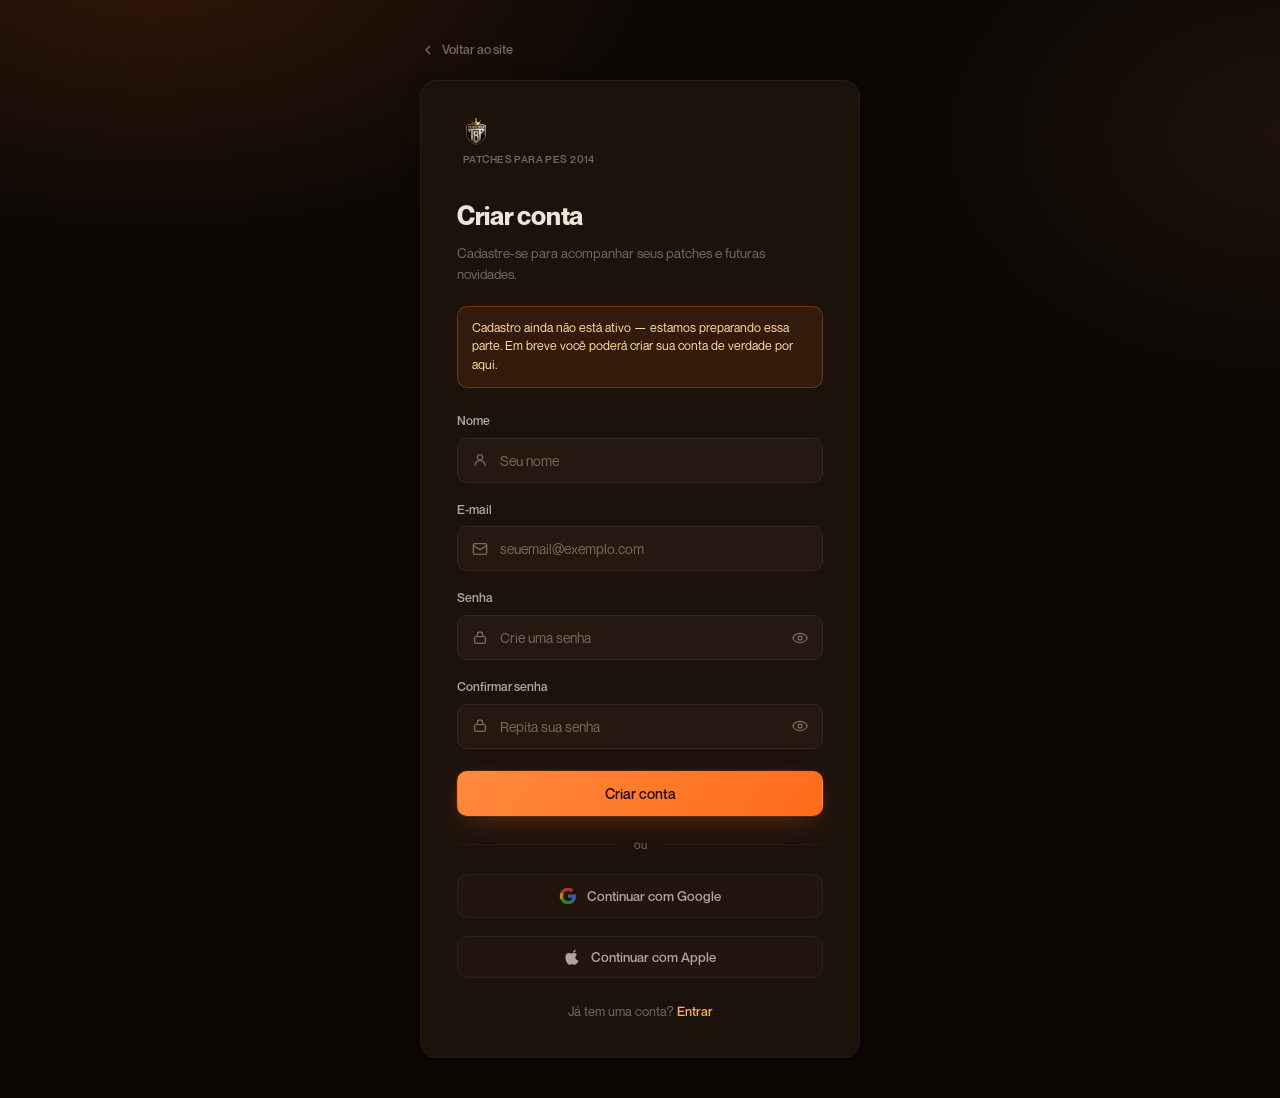
<file: cadastro.html>
<!DOCTYPE html>
<html lang="pt-BR">
<head>
<meta charset="UTF-8">
<meta name="viewport" content="width=device-width, initial-scale=1.0">
<title>Criar conta — THE BEST PATCH PSP</title>
<link rel="icon" href="data:image/svg+xml,<svg xmlns=%22http://www.w3.org/2000/svg%22 viewBox=%220 0 100 100%22><rect width=%22100%22 height=%22100%22 rx=%2222%22 fill=%22%230A0705%22/><text x=%2250%22 y=%2266%22 font-size=%2255%22 font-family=%22Arial%22 font-weight=%22900%22 fill=%22%23FF6B1A%22 text-anchor=%22middle%22>G</text></svg>">
<link rel="stylesheet" href="styles.css">
<link rel="stylesheet" href="auth.css">
</head>
<body class="auth-body">

<div class="bg-glow"></div>

<div class="auth-shell">
  <a href="index.html" class="auth-back-link">
    <svg viewBox="0 0 24 24" width="16" height="16" fill="none" stroke="currentColor" stroke-width="2.2"><path d="M15 18l-6-6 6-6"/></svg>
    Voltar ao site
  </a>

  <div class="auth-card">
    <div class="brand" style="margin-bottom:28px;">
      <img src="assets/img/logo-gmpes.png" alt="THE BEST PATCH PSP" class="brand-logo-img">
      <span class="brand-tag">PATCHES PARA PES 2014</span>
    </div>

    <h1 class="auth-title">Criar conta</h1>
    <p class="auth-subtitle">Cadastre-se para acompanhar seus patches e futuras novidades.</p>

    <div class="auth-notice">
      Cadastro ainda não está ativo — estamos preparando essa parte. Em breve você poderá criar sua conta de verdade por aqui.
    </div>

    <form class="auth-form" id="signupForm">
      <label class="auth-field">
        <span>Nome</span>
        <div class="auth-input-wrap">
          <svg viewBox="0 0 24 24" width="16" height="16" fill="none" stroke="currentColor" stroke-width="2"><circle cx="12" cy="8" r="4"/><path d="M4 21a8 8 0 0 1 16 0"/></svg>
          <input type="text" id="signupName" placeholder="Seu nome" autocomplete="name">
        </div>
      </label>

      <label class="auth-field">
        <span>E-mail</span>
        <div class="auth-input-wrap">
          <svg viewBox="0 0 24 24" width="16" height="16" fill="none" stroke="currentColor" stroke-width="2"><rect x="2" y="4" width="20" height="16" rx="2"/><path d="m2 7 10 6 10-6"/></svg>
          <input type="email" id="signupEmail" placeholder="seuemail@exemplo.com" autocomplete="email">
        </div>
      </label>

      <label class="auth-field">
        <span>Senha</span>
        <div class="auth-input-wrap">
          <svg viewBox="0 0 24 24" width="16" height="16" fill="none" stroke="currentColor" stroke-width="2"><rect x="4" y="10" width="16" height="10" rx="2"/><path d="M8 10V7a4 4 0 0 1 8 0v3"/></svg>
          <input type="password" id="signupPassword" placeholder="Crie uma senha" autocomplete="new-password">
          <button type="button" class="auth-toggle-visibility" data-target="signupPassword" aria-label="Mostrar senha">
            <svg viewBox="0 0 24 24" width="16" height="16" fill="none" stroke="currentColor" stroke-width="2"><path d="M1 12s4-7 11-7 11 7 11 7-4 7-11 7-11-7-11-7Z"/><circle cx="12" cy="12" r="3"/></svg>
          </button>
        </div>
      </label>

      <label class="auth-field">
        <span>Confirmar senha</span>
        <div class="auth-input-wrap">
          <svg viewBox="0 0 24 24" width="16" height="16" fill="none" stroke="currentColor" stroke-width="2"><rect x="4" y="10" width="16" height="10" rx="2"/><path d="M8 10V7a4 4 0 0 1 8 0v3"/></svg>
          <input type="password" id="signupPasswordConfirm" placeholder="Repita sua senha" autocomplete="new-password">
          <button type="button" class="auth-toggle-visibility" data-target="signupPasswordConfirm" aria-label="Mostrar senha">
            <svg viewBox="0 0 24 24" width="16" height="16" fill="none" stroke="currentColor" stroke-width="2"><path d="M1 12s4-7 11-7 11 7 11 7-4 7-11 7-11-7-11-7Z"/><circle cx="12" cy="12" r="3"/></svg>
          </button>
        </div>
      </label>

      <button type="submit" class="btn btn-primary auth-submit-btn">Criar conta</button>

      <div class="auth-divider"><span>ou</span></div>

      <button type="button" class="auth-social-btn" disabled>
        <svg viewBox="0 0 24 24" width="18" height="18"><path fill="#4285F4" d="M22.56 12.25c0-.78-.07-1.53-.2-2.25H12v4.26h5.92a5.06 5.06 0 0 1-2.2 3.32v2.77h3.57c2.08-1.92 3.28-4.74 3.28-8.1Z"/><path fill="#34A853" d="M12 23c2.97 0 5.46-.98 7.28-2.66l-3.57-2.77c-.99.66-2.25 1.06-3.71 1.06-2.86 0-5.29-1.93-6.16-4.53H2.18v2.85A11 11 0 0 0 12 23Z"/><path fill="#FBBC05" d="M5.84 14.09A6.6 6.6 0 0 1 5.5 12c0-.73.13-1.43.34-2.09V7.06H2.18A11 11 0 0 0 1 12c0 1.78.43 3.46 1.18 4.94l3.66-2.85Z"/><path fill="#EA4335" d="M12 5.38c1.62 0 3.06.56 4.21 1.64l3.15-3.15C17.45 2.09 14.97 1 12 1a11 11 0 0 0-9.82 6.06l3.66 2.85c.87-2.6 3.3-4.53 6.16-4.53Z"/></svg>
        Continuar com Google
      </button>
      <button type="button" class="auth-social-btn" disabled>
        <svg viewBox="0 0 24 24" width="16" height="16" fill="currentColor"><path d="M16.365 1.43c0 1.14-.415 2.07-1.246 2.79-.933.833-2.056 1.284-3.056 1.216-.126-1.075.42-2.207 1.212-2.94.86-.797 2.336-1.402 3.09-1.066ZM20.24 17.53c-.53 1.226-.78 1.77-1.464 2.85-.955 1.51-2.304 3.39-3.973 3.404-1.483.014-1.865-.964-3.877-.953-2.013.011-2.435.97-3.918.956-1.67-.017-2.945-1.712-3.9-3.222C.93 17.44-.14 12.34 1.393 9.038c.792-1.71 2.226-2.897 3.777-2.911 1.484-.014 2.882 1 3.878 1 .995 0 2.708-1.237 4.567-1.056.777.033 2.96.315 4.36 2.373-3.55 1.95-2.99 6.6-.176 8.087Z"/></svg>
        Continuar com Apple
      </button>
    </form>

    <p class="auth-switch">Já tem uma conta? <a href="login.html">Entrar</a></p>
  </div>
</div>

<script src="auth.js"></script>
</body>
</html>
</file>
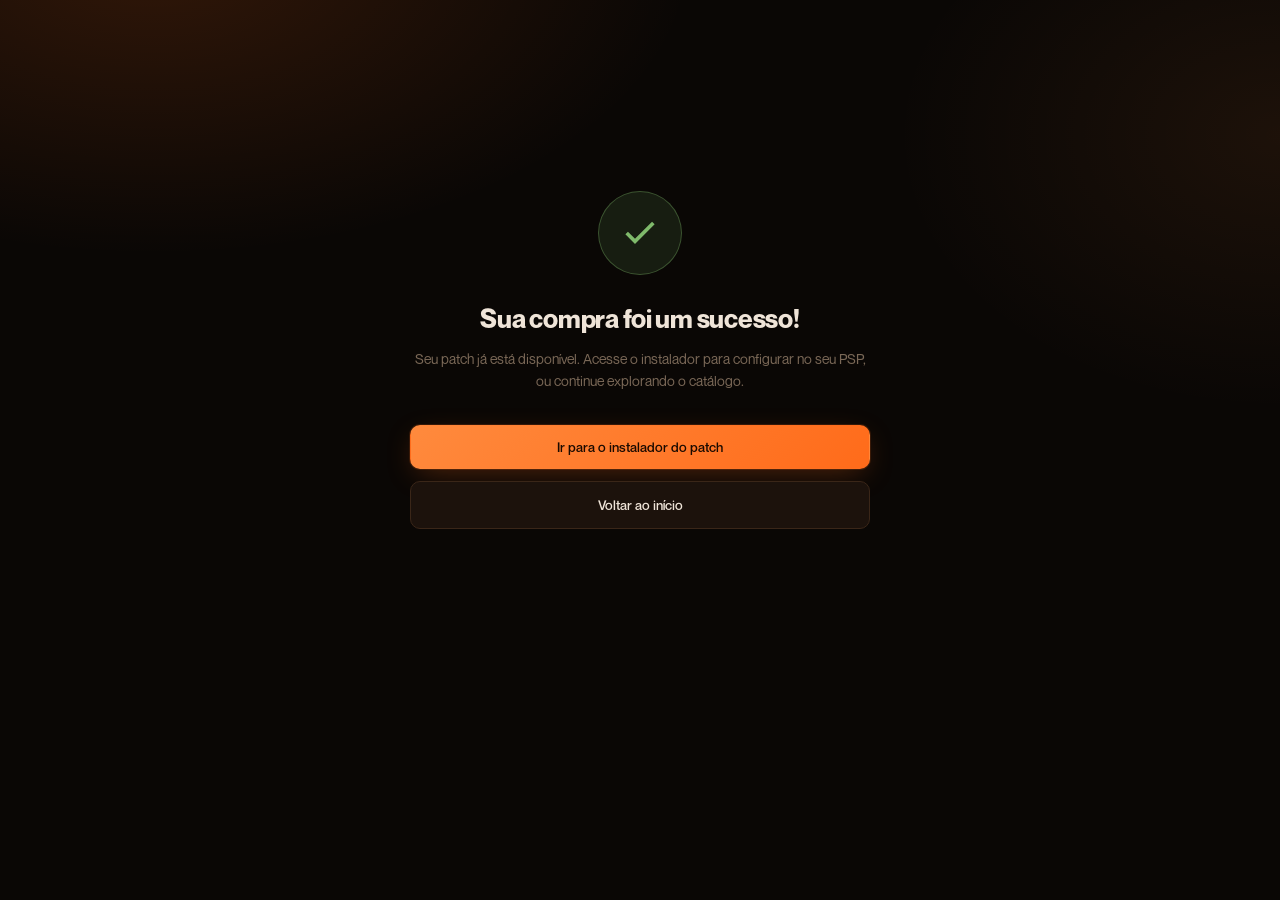
<file: confirmacao.html>
<!DOCTYPE html>
<html lang="pt-BR">
<head>
<meta charset="UTF-8">
<meta name="viewport" content="width=device-width, initial-scale=1.0">
<title>Compra confirmada — THE BEST PATCH PSP</title>
<link rel="icon" href="data:image/svg+xml,<svg xmlns=%22http://www.w3.org/2000/svg%22 viewBox=%220 0 100 100%22><rect width=%22100%22 height=%22100%22 rx=%2222%22 fill=%22%230A0705%22/><text x=%2250%22 y=%2266%22 font-size=%2255%22 font-family=%22Arial%22 font-weight=%22900%22 fill=%22%23FF6B1A%22 text-anchor=%22middle%22>G</text></svg>">
<link rel="stylesheet" href="styles.css">
<link rel="stylesheet" href="cart-pages.css">
</head>
<body>

<div class="bg-glow"></div>

<div class="confirmation-page">
  <div class="confirmation-card">
    <div class="confirmation-icon">
      <svg viewBox="0 0 24 24" fill="none" stroke="currentColor" stroke-width="2.2"><path d="M20 6 9 17l-5-5"/></svg>
    </div>
    <h1 class="confirmation-title">Sua compra foi um sucesso!</h1>
    <p class="confirmation-desc">Seu patch já está disponível. Acesse o instalador para configurar no seu PSP, ou continue explorando o catálogo.</p>
    <div class="confirmation-actions">
      <button class="btn btn-primary" id="installerBtn">Ir para o instalador do patch</button>
      <a href="index.html#inicio" class="btn btn-ghost">Voltar ao início</a>
    </div>
  </div>
</div>

<script>
document.getElementById("installerBtn").addEventListener("click", () => {
  alert("O instalador do GMP Gameport ainda está em desenvolvimento. Em breve você poderá instalar seus patches por aqui.");
});
</script>
</body>
</html>
</file>
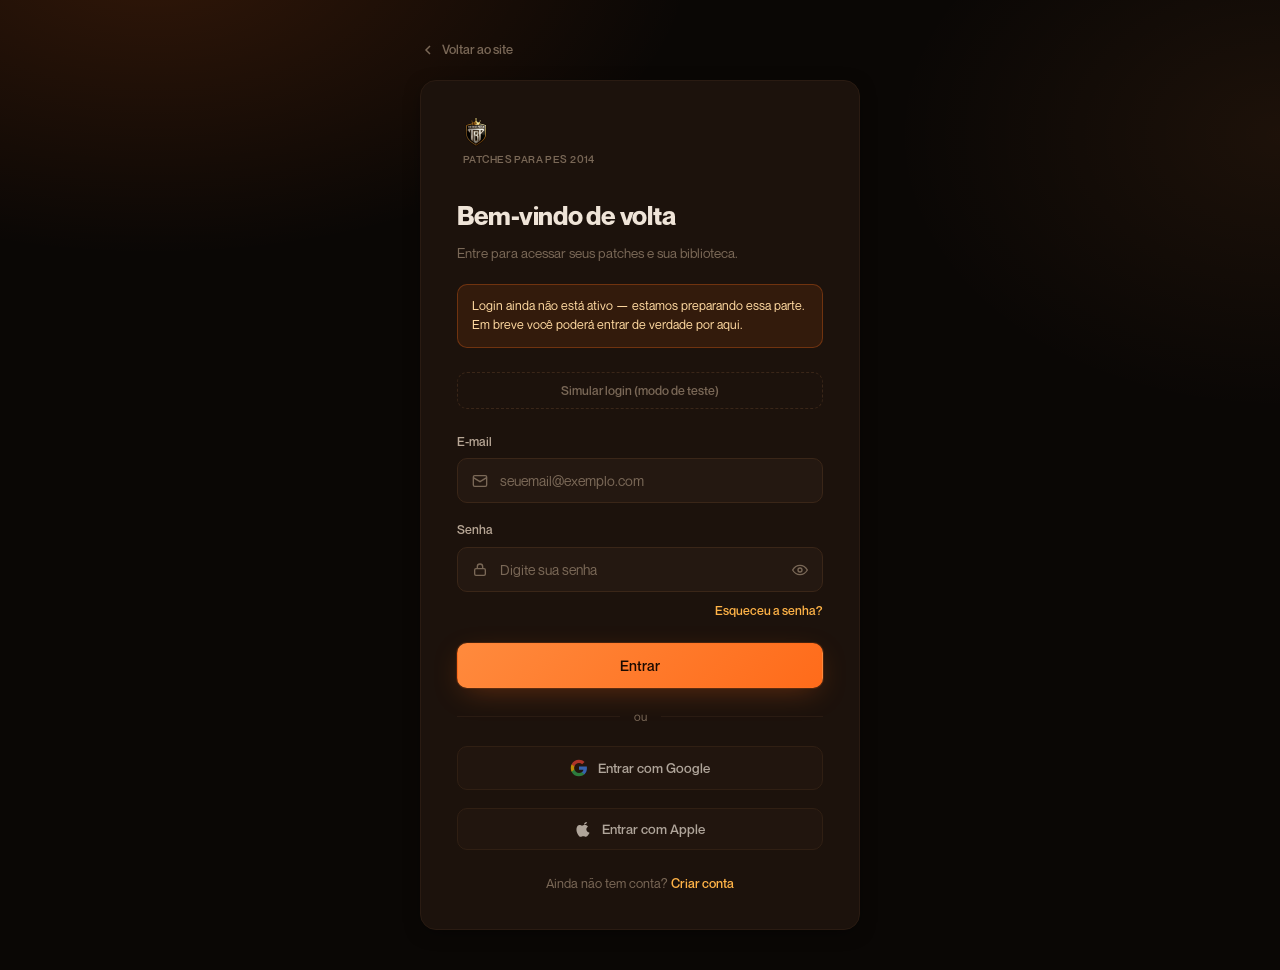
<file: login.html>
<!DOCTYPE html>
<html lang="pt-BR">
<head>
<meta charset="UTF-8">
<meta name="viewport" content="width=device-width, initial-scale=1.0">
<title>Entrar — THE BEST PATCH PSP</title>
<link rel="icon" href="data:image/svg+xml,<svg xmlns=%22http://www.w3.org/2000/svg%22 viewBox=%220 0 100 100%22><rect width=%22100%22 height=%22100%22 rx=%2222%22 fill=%22%230A0705%22/><text x=%2250%22 y=%2266%22 font-size=%2255%22 font-family=%22Arial%22 font-weight=%22900%22 fill=%22%23FF6B1A%22 text-anchor=%22middle%22>G</text></svg>">
<link rel="stylesheet" href="styles.css">
<link rel="stylesheet" href="auth.css">
</head>
<body class="auth-body">

<div class="bg-glow"></div>

<div class="auth-shell">
  <a href="index.html" class="auth-back-link">
    <svg viewBox="0 0 24 24" width="16" height="16" fill="none" stroke="currentColor" stroke-width="2.2"><path d="M15 18l-6-6 6-6"/></svg>
    Voltar ao site
  </a>

  <div class="auth-card">
    <div class="brand" style="margin-bottom:28px;">
      <img src="assets/img/logo-gmpes.png" alt="THE BEST PATCH PSP" class="brand-logo-img">
      <span class="brand-tag">PATCHES PARA PES 2014</span>
    </div>

    <h1 class="auth-title">Bem-vindo de volta</h1>
    <p class="auth-subtitle">Entre para acessar seus patches e sua biblioteca.</p>

    <div class="auth-notice">
      Login ainda não está ativo — estamos preparando essa parte. Em breve você poderá entrar de verdade por aqui.
    </div>

    <button type="button" class="btn btn-ghost auth-dev-btn" id="devLoginBtn">
      Simular login (modo de teste)
    </button>

    <form class="auth-form" id="loginForm">
      <label class="auth-field">
        <span>E-mail</span>
        <div class="auth-input-wrap">
          <svg viewBox="0 0 24 24" width="16" height="16" fill="none" stroke="currentColor" stroke-width="2"><rect x="2" y="4" width="20" height="16" rx="2"/><path d="m2 7 10 6 10-6"/></svg>
          <input type="email" id="loginEmail" placeholder="seuemail@exemplo.com" autocomplete="email">
        </div>
      </label>

      <label class="auth-field">
        <span>Senha</span>
        <div class="auth-input-wrap">
          <svg viewBox="0 0 24 24" width="16" height="16" fill="none" stroke="currentColor" stroke-width="2"><rect x="4" y="10" width="16" height="10" rx="2"/><path d="M8 10V7a4 4 0 0 1 8 0v3"/></svg>
          <input type="password" id="loginPassword" placeholder="Digite sua senha" autocomplete="current-password">
          <button type="button" class="auth-toggle-visibility" data-target="loginPassword" aria-label="Mostrar senha">
            <svg viewBox="0 0 24 24" width="16" height="16" fill="none" stroke="currentColor" stroke-width="2"><path d="M1 12s4-7 11-7 11 7 11 7-4 7-11 7-11-7-11-7Z"/><circle cx="12" cy="12" r="3"/></svg>
          </button>
        </div>
      </label>

      <a href="#" class="auth-forgot-link">Esqueceu a senha?</a>

      <button type="submit" class="btn btn-primary auth-submit-btn">Entrar</button>

      <div class="auth-divider"><span>ou</span></div>

      <button type="button" class="auth-social-btn" disabled>
        <svg viewBox="0 0 24 24" width="18" height="18"><path fill="#4285F4" d="M22.56 12.25c0-.78-.07-1.53-.2-2.25H12v4.26h5.92a5.06 5.06 0 0 1-2.2 3.32v2.77h3.57c2.08-1.92 3.28-4.74 3.28-8.1Z"/><path fill="#34A853" d="M12 23c2.97 0 5.46-.98 7.28-2.66l-3.57-2.77c-.99.66-2.25 1.06-3.71 1.06-2.86 0-5.29-1.93-6.16-4.53H2.18v2.85A11 11 0 0 0 12 23Z"/><path fill="#FBBC05" d="M5.84 14.09A6.6 6.6 0 0 1 5.5 12c0-.73.13-1.43.34-2.09V7.06H2.18A11 11 0 0 0 1 12c0 1.78.43 3.46 1.18 4.94l3.66-2.85Z"/><path fill="#EA4335" d="M12 5.38c1.62 0 3.06.56 4.21 1.64l3.15-3.15C17.45 2.09 14.97 1 12 1a11 11 0 0 0-9.82 6.06l3.66 2.85c.87-2.6 3.3-4.53 6.16-4.53Z"/></svg>
        Entrar com Google
      </button>
      <button type="button" class="auth-social-btn" disabled>
        <svg viewBox="0 0 24 24" width="16" height="16" fill="currentColor"><path d="M16.365 1.43c0 1.14-.415 2.07-1.246 2.79-.933.833-2.056 1.284-3.056 1.216-.126-1.075.42-2.207 1.212-2.94.86-.797 2.336-1.402 3.09-1.066ZM20.24 17.53c-.53 1.226-.78 1.77-1.464 2.85-.955 1.51-2.304 3.39-3.973 3.404-1.483.014-1.865-.964-3.877-.953-2.013.011-2.435.97-3.918.956-1.67-.017-2.945-1.712-3.9-3.222C.93 17.44-.14 12.34 1.393 9.038c.792-1.71 2.226-2.897 3.777-2.911 1.484-.014 2.882 1 3.878 1 .995 0 2.708-1.237 4.567-1.056.777.033 2.96.315 4.36 2.373-3.55 1.95-2.99 6.6-.176 8.087Z"/></svg>
        Entrar com Apple
      </button>
    </form>

    <p class="auth-switch">Ainda não tem conta? <a href="cadastro.html">Criar conta</a></p>
  </div>
</div>

<script src="cart.js"></script>
<script src="auth.js"></script>
</body>
</html>
</file>
<file: styles.css>
@font-face{
  font-family: "Neue Montreal";
  src: url("assets/fonts/NeueMontreal-Light.woff") format("woff");
  font-weight: 300;
  font-style: normal;
  font-display: swap;
}
@font-face{
  font-family: "Neue Montreal";
  src: url("assets/fonts/NeueMontreal-LightItalic.woff") format("woff");
  font-weight: 300;
  font-style: italic;
  font-display: swap;
}
@font-face{
  font-family: "Neue Montreal";
  src: url("assets/fonts/NeueMontreal-Regular.woff") format("woff");
  font-weight: 400;
  font-style: normal;
  font-display: swap;
}
@font-face{
  font-family: "Neue Montreal";
  src: url("assets/fonts/NeueMontreal-Italic.woff") format("woff");
  font-weight: 400;
  font-style: italic;
  font-display: swap;
}
@font-face{
  font-family: "Neue Montreal";
  src: url("assets/fonts/NeueMontreal-Medium.woff") format("woff");
  font-weight: 500;
  font-style: normal;
  font-display: swap;
}
@font-face{
  font-family: "Neue Montreal";
  src: url("assets/fonts/NeueMontreal-MediumItalic.woff") format("woff");
  font-weight: 500;
  font-style: italic;
  font-display: swap;
}
@font-face{
  font-family: "Neue Montreal";
  src: url("assets/fonts/NeueMontreal-Bold.woff") format("woff");
  font-weight: 700;
  font-style: normal;
  font-display: swap;
}
@font-face{
  font-family: "Neue Montreal";
  src: url("assets/fonts/NeueMontreal-BoldItalic.woff") format("woff");
  font-weight: 700;
  font-style: italic;
  font-display: swap;
}

:root{
  --black:        #0A0705;
  --charcoal:     #150E0A;
  --surface:      #1C120C;
  --surface-2:    #241811;
  --line:         #3A2618;
  --line-soft:    #2A1B12;

  --ember:        #FF6B1A;
  --ember-bright: #FF8A3D;
  --amber:        #FFB347;
  --amber-soft:   #FFD9A0;

  --text:         #EFE4D8;
  --text-dim:     #B8A796;
  --text-faint:   #7A6857;

  --success:      #7FBA6B;

  --font-display: "Neue Montreal", "Inter", -apple-system, BlinkMacSystemFont, "Segoe UI", Helvetica, Arial, sans-serif;
  --font-body:    "Neue Montreal", "Inter", -apple-system, BlinkMacSystemFont, "Segoe UI", Helvetica, Arial, sans-serif;

  --radius-sm: 6px;
  --radius-md: 10px;
  --radius-lg: 16px;

  --shadow-ember: 0 0 0 1px rgba(255,107,26,0.15), 0 8px 30px -8px rgba(255,107,26,0.35);
  --shadow-card: 0 4px 20px -6px rgba(0,0,0,0.6);
}


*, *::before, *::after{ box-sizing: border-box; }
html{ scroll-behavior: smooth; }
body{
  margin:0;
  background: var(--black);
  color: var(--text);
  font-family: var(--font-body);
  -webkit-font-smoothing: antialiased;
  line-height: 1.5;
  overflow-x: hidden;
}
img{ max-width:100%; display:block; }
a{ color:inherit; text-decoration:none; }
button{ font-family:inherit; cursor:pointer; }
ul{ list-style:none; margin:0; padding:0; }
h1,h2,h3,h4{ margin:0; font-family: var(--font-display); font-weight:700; letter-spacing:-0.01em; }
p{ margin:0; }

::selection{ background: var(--ember); color:#1a0a00; }

:focus-visible{
  outline: 2px solid var(--amber);
  outline-offset: 2px;
  border-radius: 4px;
}

.bg-glow{
  position: fixed;
  inset: 0;
  z-index: -1;
  background:
    radial-gradient(ellipse 900px 500px at 12% -5%, rgba(255,107,26,0.16), transparent 60%),
    radial-gradient(ellipse 700px 500px at 100% 15%, rgba(255,140,60,0.08), transparent 55%),
    var(--black);
  pointer-events: none;
}

.container{
  max-width: 1360px;
  margin: 0 auto;
  padding: 0 32px;
}

.shell{
  display: grid;
  grid-template-columns: 248px 1fr;
  min-height: 100vh;
}

.sidebar{
  position: sticky;
  top: 0;
  height: 100vh;
  border-right: 1px solid var(--line-soft);
  background: linear-gradient(180deg, var(--charcoal), var(--black));
  display: flex;
  flex-direction: column;
  padding: 28px 20px;
  gap: 32px;
}

.brand{
  display:flex;
  flex-direction: column;
  align-items:flex-start;
  gap: 4px;
  padding: 0 4px;
}
.brand-logo-img{
  height: 30px;
  width: auto;
  display: block;
}
.brand-mark{
  width: 34px; height: 34px;
  border-radius: 8px;
  background: linear-gradient(135deg, var(--ember), var(--amber));
  display:flex; align-items:center; justify-content:center;
  font-family: var(--font-display);
  font-weight: 700;
  font-size: 17px;
  color: #180a00;
  flex-shrink:0;
}
.brand-name{
  font-family: var(--font-display);
  font-size: 20px;
  font-weight: 700;
  letter-spacing: 0.02em;
  color: var(--text);
}
.brand-tag{
  display:block;
  font-family: var(--font-body);
  font-size: 10.5px;
  font-weight: 500;
  color: var(--text-faint);
  letter-spacing: 0.04em;
  margin-top: 1px;
  margin-left: 2px;
}

.nav-group-label{
  font-size: 11px;
  color: var(--text-faint);
  font-weight: 500;
  letter-spacing: 0.06em;
  padding: 0 12px;
  margin-bottom: 8px;
}

.nav-list{ display:flex; flex-direction:column; gap: 2px; }
.nav-link{
  display:flex;
  align-items:center;
  gap: 12px;
  padding: 10px 12px;
  border-radius: var(--radius-sm);
  color: var(--text-dim);
  font-size: 14px;
  font-weight: 500;
  transition: background 0.15s ease, color 0.15s ease;
}
.nav-link svg{ width:18px; height:18px; flex-shrink:0; opacity:0.85; }
.nav-link:hover{
  background: var(--surface);
  color: var(--text);
}
.nav-link.active{
  background: linear-gradient(90deg, rgba(255,107,26,0.16), rgba(255,107,26,0.02));
  color: var(--amber-soft);
  box-shadow: inset 2px 0 0 var(--ember);
}

.nav-link-disabled{
  width: 100%;
  border: none;
  background: none;
  cursor: not-allowed;
  color: var(--text-faint);
  opacity: 0.7;
}
.nav-link-disabled:hover{ background: none; color: var(--text-faint); }
.nav-link-disabled svg{ opacity: 0.55; }
.nav-soon{
  margin-left: auto;
  font-size: 9.5px;
  font-weight: 700;
  letter-spacing: 0.03em;
  color: var(--text-faint);
  background: var(--surface-2);
  border: 1px solid var(--line);
  padding: 3px 7px;
  border-radius: 100px;
  flex-shrink: 0;
}

.sidebar-footer{
  margin-top: auto;
  border-top: 1px solid var(--line-soft);
  padding-top: 16px;
}
.user-chip{
  display:flex;
  align-items:center;
  gap: 10px;
  padding: 8px;
  border-radius: var(--radius-sm);
  transition: background .15s ease;
}
.user-chip:hover{ background: var(--surface); }
.user-avatar{
  width: 32px; height:32px; border-radius: 50%;
  background: var(--surface-2);
  border: 1px solid var(--line);
  display:flex; align-items:center; justify-content:center;
  font-size: 12px; font-weight:700; color: var(--amber);
  flex-shrink: 0;
}
.user-meta{ display:flex; flex-direction:column; line-height:1.2; }
.user-name{ font-size: 13px; font-weight:500; color: var(--text); }
.user-role{ font-size: 11.5px; color: var(--text-faint); }

.main{ min-width: 0; }

.topbar{
  position: sticky;
  top:0;
  z-index: 20;
  display:flex;
  align-items:center;
  justify-content:space-between;
  gap: 20px;
  padding: 18px 32px;
  background: rgba(10,7,5,0.85);
  backdrop-filter: blur(10px);
  border-bottom: 1px solid var(--line-soft);
}
.topbar-logo{
  position: absolute;
  left: 50%;
  top: 50%;
  transform: translate(-50%, -50%);
  display: flex;
  align-items: center;
  height: 28px;
  z-index: 1;
}
.topbar-logo img{
  height: 100%;
  width: auto;
  display: block;
}
.patch-back-link{
  display:flex;
  align-items:center;
  gap: 6px;
  font-size: 13.5px;
  font-weight: 500;
  color: var(--text-dim);
  flex-shrink: 0;
}
.patch-back-link:hover{ color: var(--amber); }
.patch-back-link span{ white-space: nowrap; }
.search{
  flex:1;
  max-width: 420px;
  display:flex;
  align-items:center;
  gap: 10px;
  background: var(--surface);
  border: 1px solid var(--line);
  border-radius: var(--radius-md);
  padding: 9px 14px;
  color: var(--text-faint);
}
.search svg{ width:16px; height:16px; flex-shrink:0; }
.search input{
  background:none; border:none; outline:none;
  color: var(--text); font-size: 13.5px; width:100%;
  font-family: var(--font-body);
}
.search input::placeholder{ color: var(--text-faint); }

.topbar-actions{ display:flex; align-items:center; gap:14px; }
.icon-btn{
  width: 38px; height:38px;
  display:flex; align-items:center; justify-content:center;
  border-radius: 50%;
  background: var(--surface);
  border: 1px solid var(--line);
  color: var(--text-dim);
  position: relative;
  transition: border-color .15s ease, color .15s ease;
}
.icon-btn:hover{ border-color: var(--ember); color: var(--amber-soft); }
.icon-btn svg{ width:17px; height:17px; }
.icon-dot{
  position:absolute; top:8px; right:9px;
  width:6px; height:6px; border-radius:50%;
  background: var(--ember);
  box-shadow: 0 0 0 2px var(--surface);
}

.btn{
  display:inline-flex;
  align-items:center;
  gap: 8px;
  padding: 10px 18px;
  border-radius: var(--radius-md);
  font-size: 13.5px;
  font-weight: 500;
  border: 1px solid transparent;
  transition: transform .12s ease, box-shadow .15s ease, background .15s ease;
  white-space: nowrap;
}
.btn:active{ transform: translateY(1px); }
.btn-primary{
  background: linear-gradient(135deg, var(--ember-bright), var(--ember));
  color: #1a0a00;
  box-shadow: var(--shadow-ember);
}
.btn-primary:hover{ filter: brightness(1.08); }
.btn-ghost{
  background: var(--surface);
  border-color: var(--line);
  color: var(--text);
}
.btn-ghost:hover{ border-color: var(--ember); color: var(--amber-soft); }
.btn-sm{ padding: 7px 14px; font-size:12.5px; }

.hero{
  position: relative;
  margin: 24px 32px 0;
  border-radius: var(--radius-lg);
  overflow: hidden;
  border: 1px solid var(--line-soft);
  background:
    radial-gradient(ellipse 600px 400px at 85% 20%, rgba(255,107,26,0.25), transparent 60%),
    linear-gradient(120deg, #1a0f09 0%, #0f0906 55%, #0a0705 100%);
  padding: 56px 48px;
  display:grid;
  grid-template-columns: 1.1fr 0.9fr;
  gap: 32px;
  align-items:center;
}
.hero-eyebrow{
  display:inline-flex;
  align-items:center;
  gap:8px;
  font-size: 12px;
  font-weight: 500;
  color: var(--amber);
  background: rgba(255,107,26,0.1);
  border: 1px solid rgba(255,107,26,0.3);
  padding: 6px 12px;
  border-radius: 100px;
  margin-bottom: 20px;
}
.hero-eyebrow .pulse{
  width:6px; height:6px; border-radius:50%;
  background: var(--ember);
  box-shadow: 0 0 0 0 rgba(255,107,26,0.6);
  animation: pulse 2s infinite;
}
@keyframes pulse{
  0%{ box-shadow: 0 0 0 0 rgba(255,107,26,0.55); }
  70%{ box-shadow: 0 0 0 8px rgba(255,107,26,0); }
  100%{ box-shadow: 0 0 0 0 rgba(255,107,26,0); }
}
.hero h1{
  font-size: 52px;
  line-height: 1.12;
  color: var(--text);
  max-width: 12ch;
  letter-spacing: -0.02em;
}
.hero h1 .hl{ color: var(--ember); }
.hero-sub{
  margin-top: 18px;
  font-size: 16px;
  color: var(--text-dim);
  max-width: 46ch;
  line-height:1.6;
}
.hero-actions{ display:flex; gap:14px; margin-top:32px; flex-wrap: wrap; }

.hero-stats{
  display:flex;
  gap: 28px;
  margin-top: 40px;
  padding-top: 28px;
  border-top: 1px solid var(--line-soft);
}
.stat-num{
  font-family: var(--font-display);
  font-size: 26px;
  color: var(--amber);
  font-weight: 700;
}
.stat-label{ font-size: 12px; color: var(--text-faint); margin-top:2px; }

.hero-visual{
  position: relative;
  aspect-ratio: 1/1;
  display:flex;
  align-items:center;
  justify-content:center;
}
.patch-orbit{
  position:absolute;
  inset: 0;
  border: 1px dashed rgba(255,179,71,0.18);
  border-radius: 50%;
}
.patch-orbit.o2{ inset: 14%; border-color: rgba(255,179,71,0.1); }
.patch-hero{
  width: 220px; height: 300px;
  border-radius: 20px;
  object-fit: cover;
  filter: drop-shadow(0 20px 50px rgba(255,107,26,0.35));
  animation: float 5s ease-in-out infinite;
}
@keyframes float{
  0%,100%{ transform: translateY(0px) rotate(-2deg); }
  50%{ transform: translateY(-14px) rotate(2deg); }
}
.patch-mini{
  position:absolute;
  width: 64px; height:64px;
  border-radius: 14px;
  box-shadow: var(--shadow-card);
  border: 1px solid var(--line);
}
.patch-mini.m1{ top: 6%; left: 4%; }
.patch-mini.m2{ bottom: 10%; right: 0%; }
.patch-mini.m3{ bottom: 2%; left: 14%; }

.section{ padding: 56px 32px 0; }
.section-head{
  display:flex;
  align-items:flex-end;
  justify-content:space-between;
  margin-bottom: 24px;
  gap: 16px;
}
.section-title{ font-size: 24px; color: var(--text); letter-spacing:-0.01em; }
.section-desc{ font-size: 13.5px; color: var(--text-faint); margin-top: 6px; }
.link-more{
  font-size: 13px;
  font-weight: 500;
  color: var(--amber);
  display:flex; align-items:center; gap:6px;
  flex-shrink:0;
}
.link-more svg{ width:14px; height:14px; }

.chip-row{
  display:flex;
  gap:10px;
  overflow-x:auto;
  padding-bottom: 4px;
  margin-bottom: 28px;
}
.chip{
  flex-shrink:0;
  padding: 9px 18px;
  border-radius: 100px;
  border: 1px solid var(--line);
  background: var(--surface);
  color: var(--text-dim);
  font-size: 13px;
  font-weight: 500;
  transition: all .15s ease;
}
.chip.active, .chip:hover{
  border-color: var(--ember);
  color: var(--amber-soft);
  background: rgba(255,107,26,0.08);
}

.grid{
  display:grid;
  grid-template-columns: repeat(4, 1fr);
  gap: 20px;
}
.card{
  background: var(--surface);
  border: 1px solid var(--line-soft);
  border-radius: var(--radius-lg);
  overflow: hidden;
  transition: transform .18s ease, border-color .18s ease, box-shadow .18s ease;
  position: relative;
}
.card:hover{
  transform: translateY(-4px);
  border-color: rgba(255,107,26,0.5);
  box-shadow: var(--shadow-ember);
}
.card-link-overlay{
  position: absolute;
  inset: 0;
  z-index: 1;
}
.card-media{
  aspect-ratio: 1/1;
  background: var(--surface-2);
  position:relative;
  display:flex; align-items:center; justify-content:center;
  padding: 22px;
  overflow: hidden;
}
.card-media img{ width:100%; height:100%; object-fit:contain; filter: drop-shadow(0 8px 20px rgba(0,0,0,0.5)); }
.card-media.is-photo{ padding: 0; }
.card-media.is-photo img{ object-fit: cover; object-position: top center; filter: none; }
.card-badge{
  position:absolute; top:10px; left:10px;
  font-size: 10.5px;
  font-weight:700;
  letter-spacing:0.03em;
  padding: 4px 9px;
  border-radius: 100px;
  background: var(--ember);
  color:#1a0a00;
}
.card-badge.soft{ background: var(--surface); color: var(--text-dim); border:1px solid var(--line); }
.card-fav{
  position:absolute; top:10px; right:10px;
  width:30px; height:30px;
  border-radius:50%;
  background: rgba(10,7,5,0.6);
  border: 1px solid var(--line);
  display:flex; align-items:center; justify-content:center;
  color: var(--text-dim);
  z-index: 2;
}
.card-fav svg{ width:14px; height:14px; }
.card-body{ padding: 16px; }
.card-cat{ font-size:11px; color: var(--text-faint); font-weight:500; letter-spacing:0.03em; margin-bottom:4px; }
.card-title{ font-size: 15px; font-weight:700; color: var(--text); font-family: var(--font-body); }
.card-foot{ display:flex; align-items:center; justify-content:space-between; margin-top:14px; }
.price{ display:flex; align-items:baseline; gap:6px; }
.price-now{ font-size:16px; font-weight:700; color:var(--amber); font-family: var(--font-display); }
.price-old{ font-size:12px; color: var(--text-faint); text-decoration: line-through; }
.add-btn{
  width:32px; height:32px;
  border-radius:50%;
  background: var(--surface-2);
  border:1px solid var(--line);
  color: var(--text-dim);
  display:flex; align-items:center; justify-content:center;
  transition: background .15s ease, color .15s ease, border-color .15s ease;
  position: relative;
  z-index: 2;
}
.add-btn:hover{ background: var(--ember); color:#1a0a00; border-color: var(--ember); }
.add-btn svg{ width:15px; height:15px; }
.add-btn-success{ background: var(--success); border-color: var(--success); color: #0a1a08; }

.cart-btn{ position: relative; }
.cart-count{
  position: absolute;
  top: -6px;
  right: -6px;
  min-width: 18px;
  height: 18px;
  padding: 0 4px;
  border-radius: 100px;
  background: var(--black);
  border: 2px solid var(--surface);
  color: var(--amber);
  font-size: 10.5px;
  font-weight: 800;
  align-items: center;
  justify-content: center;
}

.feature-grid{
  display:grid;
  grid-template-columns: repeat(3, 1fr);
  gap: 20px;
}
.feature-card{
  background: linear-gradient(160deg, var(--surface), var(--charcoal));
  border: 1px solid var(--line-soft);
  border-radius: var(--radius-lg);
  padding: 26px;
}
.feature-icon{
  width: 42px; height:42px;
  border-radius: 10px;
  background: rgba(255,107,26,0.12);
  border: 1px solid rgba(255,107,26,0.3);
  color: var(--amber);
  display:flex; align-items:center; justify-content:center;
  margin-bottom: 18px;
}
.feature-icon svg{ width:20px; height:20px; }
.feature-title{ font-size: 16px; font-weight:700; color:var(--text); margin-bottom:8px; font-family: var(--font-body); }
.feature-desc{ font-size: 13.5px; color: var(--text-faint); line-height:1.6; }

.compat-strip{
  display:flex;
  align-items:center;
  justify-content:space-between;
  gap: 24px;
  background: var(--surface);
  border: 1px solid var(--line-soft);
  border-radius: var(--radius-lg);
  padding: 28px 32px;
  flex-wrap: wrap;
}
.compat-item{ display:flex; align-items:center; gap:12px; }
.compat-dot{ width:8px; height:8px; border-radius:50%; background: var(--success); flex-shrink:0; }
.compat-text{ font-size: 13px; color: var(--text-dim); }
.compat-text b{ color: var(--text); }

.proof-grid{
  display:grid;
  grid-template-columns: repeat(3, 1fr);
  gap: 20px;
}
.proof-card{
  background: var(--surface);
  border: 1px solid var(--line-soft);
  border-radius: var(--radius-lg);
  padding: 24px;
}
.proof-stars{ display:flex; gap:3px; margin-bottom:14px; color: var(--amber); }
.proof-stars svg{ width:14px; height:14px; }
.proof-text{ font-size: 13.5px; color: var(--text-dim); line-height:1.65; margin-bottom:18px; }
.proof-user{ display:flex; align-items:center; gap:10px; }
.proof-avatar{
  width:34px; height:34px; border-radius:50%;
  background: var(--surface-2); border:1px solid var(--line);
  display:flex; align-items:center; justify-content:center;
  font-size:12px; font-weight:700; color: var(--amber);
}
.proof-name{ font-size:13px; font-weight:500; color:var(--text); }
.proof-meta{ font-size:11.5px; color:var(--text-faint); }

.cta-banner{
  margin-top: 56px;
  border-radius: var(--radius-lg);
  padding: 48px;
  background:
    radial-gradient(ellipse 500px 300px at 20% 0%, rgba(255,107,26,0.25), transparent 60%),
    linear-gradient(135deg, #1a0f09, #0d0805);
  border: 1px solid var(--line-soft);
  display:flex;
  align-items:center;
  justify-content:space-between;
  gap: 24px;
  flex-wrap: wrap;
}
.cta-banner h2{ font-size: 26px; color:var(--text); max-width: 20ch; letter-spacing:-0.01em; }
.cta-banner p{ color: var(--text-faint); margin-top:8px; font-size:14px; }

footer{
  margin-top: 64px;
  border-top: 1px solid var(--line-soft);
  padding: 40px 32px 32px;
}
.footer-grid{
  display:grid;
  grid-template-columns: 1.4fr 1fr 1fr 1fr;
  gap: 32px;
  margin-bottom: 32px;
}
.footer-brand p{ font-size:13px; color:var(--text-faint); margin-top:12px; line-height:1.6; max-width:32ch; }
.footer-col-title{ font-size:12.5px; font-weight:700; color:var(--text); margin-bottom:14px; text-transform:uppercase; letter-spacing:0.03em; }
.footer-links{ display:flex; flex-direction:column; gap:10px; }
.footer-links a{ font-size:13px; color:var(--text-faint); transition: color .15s ease; }
.footer-links a:hover{ color: var(--amber); }
.footer-bottom{
  display:flex; align-items:center; justify-content:space-between;
  padding-top:24px; border-top:1px solid var(--line-soft);
  font-size:12px; color:var(--text-faint);
  flex-wrap:wrap; gap:12px;
}
.social-row{ display:flex; gap:10px; }
.social-btn{
  width:34px; height:34px; border-radius:50%;
  background:var(--surface); border:1px solid var(--line);
  display:flex; align-items:center; justify-content:center;
  color:var(--text-dim);
}
.social-btn svg{ width:15px; height:15px; }

.menu-toggle{
  display:none;
  width:38px; height:38px;
  border-radius: var(--radius-sm);
  background: var(--surface);
  border: 1px solid var(--line);
  color: var(--text);
  align-items:center; justify-content:center;
}
.menu-toggle svg{ width:18px; height:18px; }

@media (max-width: 1100px){
  .grid{ grid-template-columns: repeat(3,1fr); }
  .feature-grid, .proof-grid{ grid-template-columns: repeat(3,1fr); }
  .hero h1{ font-size: 44px; }
}

@media (max-width: 900px){
  .shell{ grid-template-columns: 1fr; }
  .sidebar{
    position: fixed;
    left:0; top:0;
    width: 260px;
    z-index: 50;
    transform: translateX(-100%);
    transition: transform .25s ease;
    box-shadow: 20px 0 60px rgba(0,0,0,0.5);
  }
  .sidebar.open{ transform: translateX(0); }
  .menu-toggle{ display:flex; flex-shrink:0; }
  .sidebar-overlay{
    display:none;
    position:fixed; inset:0; background: rgba(0,0,0,0.6);
    z-index:40;
  }
  .sidebar-overlay.open{ display:block; }
  .hero{ grid-template-columns: 1fr; padding: 40px 28px; margin: 16px 16px 0; }
  .hero-visual{ display:none; }
  .section{ padding: 44px 16px 0; }
  .topbar{ padding: 12px 16px; gap: 10px; }
  .topbar > div:first-child{ flex: 1; min-width: 0; }
  .topbar-logo{ height: 20px; }
  .patch-back-link span{ display:none; }
  .search{ max-width: none; min-width: 0; padding: 8px 12px; }
  .search input{ min-width: 0; }
  .topbar-actions{ gap: 8px; flex-shrink: 0; }
  .icon-btn{ width: 34px; height: 34px; flex-shrink: 0; }
  .topbar-actions .btn-primary{
    padding: 9px 10px;
    gap: 0;
  }
  .topbar-actions .btn-primary span{ display:none; }
  .grid{ grid-template-columns: repeat(2,1fr); }
  .feature-grid{ grid-template-columns: 1fr; }
  .proof-grid{ grid-template-columns: 1fr; }
  .footer-grid{ grid-template-columns: 1fr 1fr; }
  .cta-banner{ flex-direction:column; align-items:flex-start; }
}

@media (max-width: 560px){
  .grid{ grid-template-columns: repeat(2,1fr); gap:12px; }
  .hero h1{ font-size: 34px; }
  .section-title{ font-size:20px; }
  .footer-grid{ grid-template-columns: 1fr; }
  .compat-strip{ flex-direction:column; align-items:flex-start; }
}
</file>
<file: auth.css>
.auth-body{
  min-height: 100vh;
  display: flex;
  align-items: center;
  justify-content: center;
  padding: 40px 20px;
}

.auth-shell{
  width: 100%;
  max-width: 440px;
  position: relative;
}

.auth-back-link{
  display: inline-flex;
  align-items: center;
  gap: 6px;
  font-size: 13px;
  font-weight: 500;
  color: var(--text-faint);
  margin-bottom: 20px;
}
.auth-back-link:hover{ color: var(--amber); }

.auth-card{
  background: var(--surface);
  border: 1px solid var(--line-soft);
  border-radius: var(--radius-lg);
  padding: 36px;
  box-shadow: var(--shadow-card);
}

.auth-title{
  font-size: 26px;
  color: var(--text);
  letter-spacing: -0.01em;
  margin-bottom: 8px;
}
.auth-subtitle{
  font-size: 13.5px;
  color: var(--text-faint);
  line-height: 1.6;
  margin-bottom: 20px;
}

.auth-notice{
  font-size: 12.5px;
  color: var(--amber-soft);
  background: rgba(255,107,26,0.1);
  border: 1px solid rgba(255,107,26,0.3);
  border-radius: var(--radius-md);
  padding: 12px 14px;
  line-height: 1.5;
  margin-bottom: 24px;
}

.auth-dev-btn{
  width: 100%;
  justify-content: center;
  font-size: 12.5px;
  padding: 10px;
  margin-bottom: 24px;
  border-style: dashed;
  color: var(--text-faint);
}
.auth-dev-btn:hover{ color: var(--amber); border-color: var(--ember); }

.auth-form{ display: flex; flex-direction: column; gap: 18px; }

.auth-field{ display: flex; flex-direction: column; gap: 7px; }
.auth-field span{ font-size: 12.5px; font-weight: 500; color: var(--text-dim); }

.auth-input-wrap{
  display: flex;
  align-items: center;
  gap: 10px;
  background: var(--surface-2);
  border: 1px solid var(--line);
  border-radius: var(--radius-md);
  padding: 12px 14px;
  transition: border-color .15s ease;
}
.auth-input-wrap:focus-within{ border-color: var(--ember); }
.auth-input-wrap svg{ color: var(--text-faint); flex-shrink: 0; }
.auth-input-wrap input{
  flex: 1;
  min-width: 0;
  background: none;
  border: none;
  outline: none;
  color: var(--text);
  font-size: 14px;
  font-family: var(--font-body);
}
.auth-input-wrap input::placeholder{ color: var(--text-faint); }

.auth-toggle-visibility{
  background: none;
  border: none;
  color: var(--text-faint);
  display: flex;
  align-items: center;
  flex-shrink: 0;
  padding: 0;
}
.auth-toggle-visibility:hover{ color: var(--text-dim); }
.auth-toggle-visibility.is-visible{ color: var(--amber); }

.auth-forgot-link{
  align-self: flex-end;
  font-size: 12.5px;
  font-weight: 500;
  color: var(--amber);
  margin-top: -8px;
}
.auth-forgot-link:hover{ color: var(--amber-soft); }

.auth-submit-btn{
  width: 100%;
  justify-content: center;
  padding: 13px;
  font-size: 14.5px;
  margin-top: 4px;
}

.auth-divider{
  display: flex;
  align-items: center;
  gap: 14px;
  color: var(--text-faint);
  font-size: 12px;
  margin: 2px 0;
}
.auth-divider::before,
.auth-divider::after{
  content: "";
  flex: 1;
  height: 1px;
  background: var(--line-soft);
}

.auth-social-btn{
  width: 100%;
  display: flex;
  align-items: center;
  justify-content: center;
  gap: 10px;
  padding: 12px;
  background: var(--surface-2);
  border: 1px solid var(--line);
  border-radius: var(--radius-md);
  color: var(--text);
  font-size: 13.5px;
  font-weight: 500;
  font-family: var(--font-body);
  cursor: not-allowed;
  opacity: 0.7;
}

.auth-switch{
  text-align: center;
  font-size: 13px;
  color: var(--text-faint);
  margin-top: 24px;
}
.auth-switch a{
  color: var(--amber);
  font-weight: 500;
}
.auth-switch a:hover{ color: var(--amber-soft); }

@media (max-width: 480px){
  .auth-card{ padding: 26px 22px; }
  .auth-title{ font-size: 22px; }
}
</file>
<file: cart-pages.css>
.cart-page{
  padding: 32px;
  max-width: 1100px;
  margin: 0 auto;
}

.cart-page-head{
  display: flex;
  align-items: baseline;
  gap: 14px;
  margin-bottom: 24px;
}
.cart-page-title{ font-size: 26px; color: var(--text); letter-spacing: -0.01em; }
.cart-page-count{ font-size: 13.5px; color: var(--text-faint); }

.cart-layout{
  display: grid;
  grid-template-columns: 1.7fr 1fr;
  gap: 24px;
  align-items: start;
}

.cart-items-card{
  background: var(--surface);
  border: 1px solid var(--line-soft);
  border-radius: var(--radius-lg);
  overflow: hidden;
}
.cart-items-head{
  display: grid;
  grid-template-columns: 1fr 140px 100px 40px;
  gap: 12px;
  padding: 16px 20px;
  border-bottom: 1px solid var(--line-soft);
  font-size: 11.5px;
  font-weight: 700;
  letter-spacing: 0.04em;
  text-transform: uppercase;
  color: var(--text-faint);
}
.cart-col-qty{ text-align: center; }
.cart-col-price{ text-align: right; }

.cart-item-row{
  display: grid;
  grid-template-columns: 1fr 140px 100px 40px;
  gap: 12px;
  align-items: center;
  padding: 16px 20px;
  border-bottom: 1px solid var(--line-soft);
}
.cart-item-row:last-child{ border-bottom: none; }

.cart-item-product{ display: flex; align-items: center; gap: 14px; min-width: 0; }
.cart-item-thumb{
  width: 56px; height: 56px;
  border-radius: 10px;
  background: var(--surface-2);
  border: 1px solid var(--line);
  object-fit: cover;
  flex-shrink: 0;
}
.cart-item-info{ min-width: 0; }
.cart-item-name{ font-size: 14px; font-weight: 700; color: var(--text); }
.cart-item-cat{ font-size: 12px; color: var(--text-faint); margin-top: 2px; }

.cart-qty-control{
  display: flex;
  align-items: center;
  justify-content: center;
  gap: 10px;
}
.cart-qty-btn{
  width: 26px; height: 26px;
  border-radius: 50%;
  background: var(--surface-2);
  border: 1px solid var(--line);
  color: var(--text-dim);
  display: flex; align-items: center; justify-content: center;
  flex-shrink: 0;
}
.cart-qty-btn:hover{ border-color: var(--ember); color: var(--amber-soft); }
.cart-qty-btn svg{ width: 12px; height: 12px; }
.cart-qty-value{ font-size: 13.5px; font-weight: 700; color: var(--text); min-width: 16px; text-align: center; }

.cart-item-price{ text-align: right; font-size: 14px; font-weight: 700; color: var(--amber); }

.cart-item-remove{
  width: 30px; height: 30px;
  border-radius: 8px;
  background: none;
  border: 1px solid transparent;
  color: var(--text-faint);
  display: flex; align-items: center; justify-content: center;
  margin-left: auto;
}
.cart-item-remove:hover{ color: #FF8080; border-color: rgba(255,80,80,0.3); }
.cart-item-remove svg{ width: 15px; height: 15px; }

.cart-summary-card{
  background: var(--surface);
  border: 1px solid var(--line-soft);
  border-radius: var(--radius-lg);
  padding: 22px;
}
.cart-summary-card h2{ font-size: 15px; color: var(--text); font-family: var(--font-body); margin-bottom: 14px; }

.cart-coupon-row{ display: flex; gap: 8px; }
.cart-coupon-row input{
  flex: 1;
  min-width: 0;
  background: var(--surface-2);
  border: 1px solid var(--line);
  border-radius: var(--radius-md);
  padding: 10px 12px;
  color: var(--text);
  font-size: 13.5px;
  font-family: var(--font-body);
  outline: none;
}
.cart-coupon-row input:focus{ border-color: var(--ember); }
.cart-coupon-note{
  font-size: 12px;
  color: var(--text-faint);
  margin-top: 8px;
  min-height: 16px;
}
.cart-coupon-note.is-error{ color: #FF8080; }
.cart-coupon-note.is-success{ color: var(--success); }

.cart-summary-divider{ height: 1px; background: var(--line-soft); margin: 18px 0; }

.cart-summary-row{
  display: flex;
  justify-content: space-between;
  font-size: 13.5px;
  color: var(--text-dim);
  padding: 6px 0;
}
.cart-summary-total{
  font-size: 16px;
  font-weight: 800;
  color: var(--text);
  padding-top: 12px;
  margin-top: 6px;
  border-top: 1px solid var(--line-soft);
}
.cart-summary-total span:last-child{ color: var(--amber); }

.cart-checkout-btn{
  width: 100%;
  justify-content: center;
  padding: 13px;
  margin-top: 18px;
  font-size: 14.5px;
}
.cart-login-note{
  font-size: 11.5px;
  color: var(--text-faint);
  text-align: center;
  margin-top: 10px;
  line-height: 1.5;
}

.cart-empty{
  text-align: center;
  padding: 80px 24px;
  color: var(--text-faint);
}
.cart-empty svg{ opacity: 0.4; margin-bottom: 18px; }
.cart-empty h2{ font-size: 20px; color: var(--text); margin-bottom: 8px; }
.cart-empty p{ font-size: 13.5px; margin-bottom: 22px; }

.checkout-layout{
  display: grid;
  grid-template-columns: 1.5fr 1fr;
  gap: 24px;
  align-items: start;
}

.checkout-card{
  background: var(--surface);
  border: 1px solid var(--line-soft);
  border-radius: var(--radius-lg);
  padding: 24px;
}
.checkout-card h2{ font-size: 16px; color: var(--text); font-family: var(--font-body); margin-bottom: 16px; }

.payment-methods{ display: flex; flex-direction: column; gap: 10px; }
.payment-method{
  display: flex;
  align-items: center;
  gap: 14px;
  padding: 14px 16px;
  background: var(--surface-2);
  border: 1px solid var(--line);
  border-radius: var(--radius-md);
  cursor: pointer;
  transition: border-color .15s ease, background .15s ease;
}
.payment-method:hover{ border-color: rgba(255,107,26,0.4); }
.payment-method.selected{
  border-color: var(--ember);
  background: rgba(255,107,26,0.08);
}
.payment-method input{ display: none; }
.payment-method-radio{
  width: 18px; height: 18px;
  border-radius: 50%;
  border: 2px solid var(--line);
  flex-shrink: 0;
  position: relative;
}
.payment-method.selected .payment-method-radio{ border-color: var(--ember); }
.payment-method.selected .payment-method-radio::after{
  content: "";
  position: absolute;
  inset: 3px;
  border-radius: 50%;
  background: var(--ember);
}
.payment-method-icon{
  width: 38px; height: 38px;
  border-radius: 10px;
  background: var(--surface);
  border: 1px solid var(--line);
  display: flex; align-items: center; justify-content: center;
  color: var(--text-dim);
  flex-shrink: 0;
}
.payment-method-icon svg{ width: 19px; height: 19px; }
.payment-method-name{ font-size: 14px; font-weight: 600; color: var(--text); }
.payment-method-desc{ font-size: 12px; color: var(--text-faint); margin-top: 1px; }

.checkout-summary-list{ display: flex; flex-direction: column; gap: 10px; margin-bottom: 16px; }
.checkout-summary-item{
  display: flex;
  justify-content: space-between;
  align-items: center;
  font-size: 13px;
  color: var(--text-dim);
}
.checkout-summary-item b{ color: var(--text); font-weight: 600; }

.checkout-finish-btn{
  width: 100%;
  justify-content: center;
  padding: 14px;
  font-size: 15px;
}

.confirmation-page{
  min-height: 80vh;
  display: flex;
  align-items: center;
  justify-content: center;
  padding: 32px;
}
.confirmation-card{
  text-align: center;
  max-width: 460px;
}
.confirmation-icon{
  width: 84px; height: 84px;
  border-radius: 50%;
  background: rgba(127,186,107,0.12);
  border: 1px solid rgba(127,186,107,0.35);
  color: var(--success);
  display: flex; align-items: center; justify-content: center;
  margin: 0 auto 24px;
}
.confirmation-icon svg{ width: 40px; height: 40px; }
.confirmation-title{ font-size: 26px; color: var(--text); margin-bottom: 10px; letter-spacing: -0.01em; }
.confirmation-desc{ font-size: 14px; color: var(--text-faint); line-height: 1.6; margin-bottom: 32px; }
.confirmation-actions{ display: flex; flex-direction: column; gap: 12px; }
.confirmation-actions .btn{ width: 100%; justify-content: center; padding: 13px; }

@media (max-width: 900px){
  .cart-page{ padding: 20px 16px; }
  .cart-layout, .checkout-layout{ grid-template-columns: 1fr; }
  .cart-items-head{ display: none; }
  .cart-item-row{
    grid-template-columns: 1fr auto;
    grid-template-areas:
      "product remove"
      "qty qty"
      "price price";
    row-gap: 10px;
  }
  .cart-item-product{ grid-area: product; }
  .cart-item-remove{ grid-area: remove; }
  .cart-qty-control{ grid-area: qty; justify-content: flex-start; }
  .cart-item-price{ grid-area: price; text-align: left; }
}
</file>
